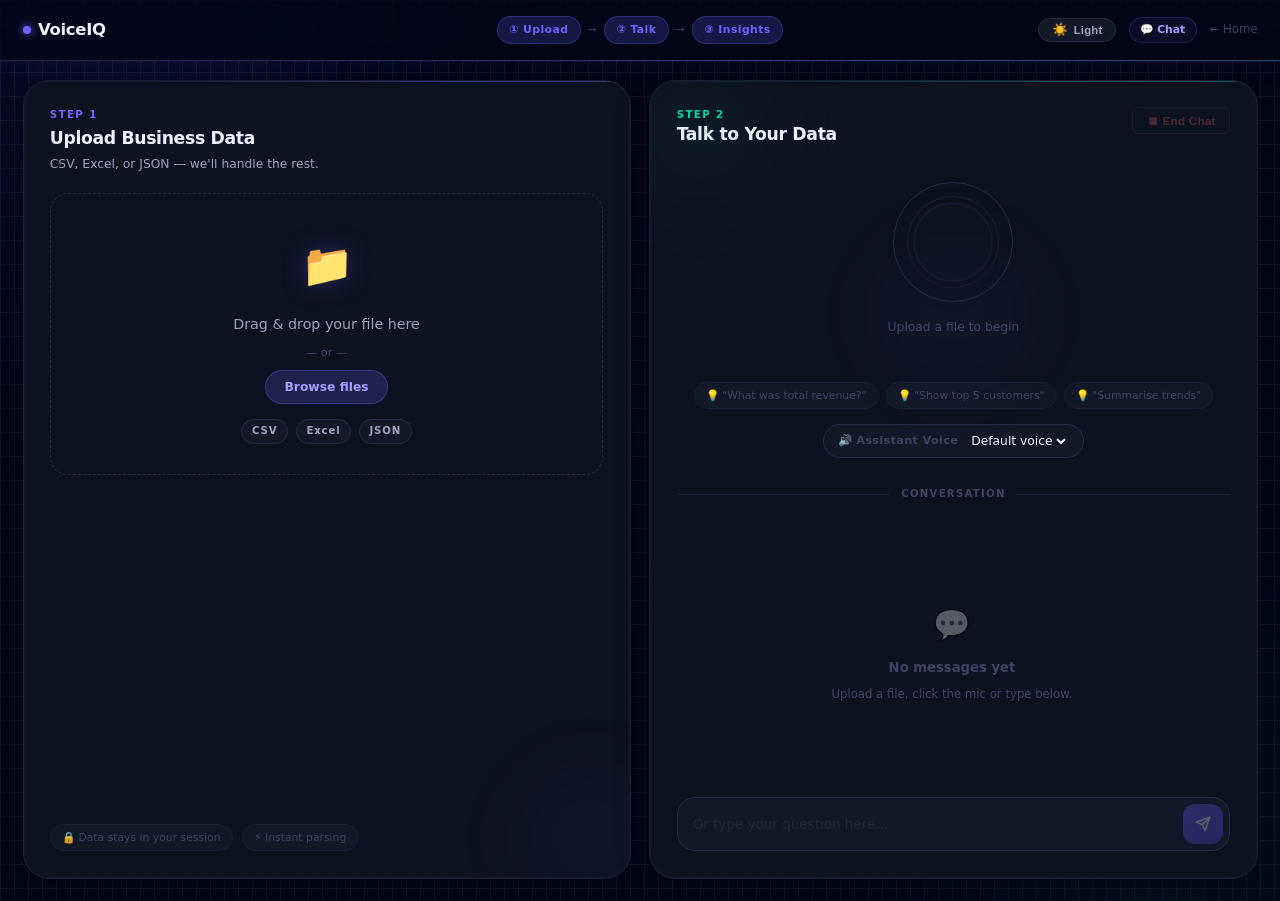
<file: frontend/index.html>
<!DOCTYPE html>
<html lang="en">
<head>
  <meta charset="UTF-8" />
  <meta name="viewport" content="width=device-width, initial-scale=1.0" />
  <title>VoiceIQ – Business Voice Assistant</title>
  <link rel="stylesheet" href="css/style.css" />
  <!-- apply saved theme before paint to prevent flash -->
  <script>(function(){var t=localStorage.getItem('voiceiq-theme');if(t)document.documentElement.setAttribute('data-theme',t);})();</script>
</head>
<body>

  <!-- ambient background orbs -->
  <div class="orb orb--purple"></div>
  <div class="orb orb--teal"></div>
  <div class="orb orb--pink"></div>

  <!-- ═══════════════════════════ HEADER ═══════════════════════════ -->
  <header class="app-header">
    <div class="header-inner">
      <a href="landing.html" class="header-logo">
        <span class="header-logo-dot"></span>
        VoiceIQ
      </a>
      <div class="header-center">
        <span class="header-step header-step--active" id="step-upload">① Upload</span>
        <span class="header-step-sep">→</span>
        <span class="header-step header-step--active" id="step-talk">② Talk</span>
        <span class="header-step-sep">→</span>
        <span class="header-step header-step--active" id="step-answer">③ Insights</span>
      </div>
      <div class="header-right">
        <button class="theme-toggle" id="theme-toggle" title="Toggle light / dark mode" aria-label="Toggle theme">
          <span class="theme-toggle__icon">☀️</span>
          <span class="theme-toggle__label">Light</span>
        </button>
        <span class="hf-badge">💬 Chat</span>
        <a href="landing.html" class="header-back-link">← Home</a>
      </div>
    </div>
  </header>

  <!-- ═══════════════════════════ MAIN ════════════════════════════ -->
  <main class="app-main">

    <!-- ══════════════ LEFT PANEL : Upload + Preview ══════════════ -->
    <section class="panel panel--left" id="upload-panel">

      <div class="panel-top">
        <div class="panel-eyebrow">Step 1</div>
        <h2 class="panel-title">Upload Business Data</h2>
        <p class="panel-sub">CSV, Excel, or JSON — we'll handle the rest.</p>
      </div>

      <!-- Drop zone -->
      <div class="drop-zone" id="drop-zone" role="button" tabindex="0"
           aria-label="Upload business data file">
        <div class="drop-zone__glow"></div>
        <div class="drop-zone__icon">📁</div>
        <p class="drop-zone__text">Drag &amp; drop your file here</p>
        <p class="drop-zone__or">— or —</p>
        <span class="drop-zone__browse">Browse files</span>
        <div class="drop-zone__formats">
          <span class="fmt-badge">CSV</span>
          <span class="fmt-badge">Excel</span>
          <span class="fmt-badge">JSON</span>
        </div>
        <input type="file" id="file-input" accept=".csv,.xlsx,.xls,.json"
               class="drop-zone__input" />
      </div>

      <!-- Upload success status -->
      <div class="upload-status" id="upload-status" hidden>
        <div class="upload-status__icon" id="upload-icon">✅</div>
        <div class="upload-status__info">
          <p id="upload-filename" class="upload-status__name"></p>
          <p id="upload-meta"    class="upload-status__meta"></p>
        </div>
        <div class="upload-status__badge">Loaded</div>
      </div>

      <!-- Data preview -->
      <div class="preview-wrapper" id="preview-wrapper" hidden>
        <div class="preview-header">
          <h3 class="preview-title">Data Preview</h3>
          <span class="preview-badge" id="preview-badge"></span>
        </div>
        <div class="table-scroll">
          <table class="preview-table" id="preview-table">
            <thead id="preview-thead"></thead>
            <tbody id="preview-tbody"></tbody>
          </table>
        </div>
      </div>

      <div class="panel-info-strip">
        <span class="info-chip">🔒 Data stays in your session</span>
        <span class="info-chip">⚡ Instant parsing</span>
      </div>

    </section>

    <!-- ══════════════ RIGHT PANEL : Voice + Chat ═════════════════ -->
    <section class="panel panel--right" id="chat-panel">

      <div class="panel-top panel-header">
        <div>
          <div class="panel-eyebrow">Step 2</div>
          <h2 class="panel-title">Talk to Your Data</h2>
        </div>
        <button class="end-chat-btn" id="end-chat-btn" disabled title="End this conversation and reset">
          ⏹ End Chat
        </button>
      </div>

      <!-- Voice hub -->
      <div class="voice-hub" id="voice-control">
        <div class="mic-ring-wrap">
          <div class="mic-ring mic-ring--outer"></div>
          <div class="mic-ring mic-ring--inner"></div>
          <button class="mic-btn" id="mic-btn" disabled title="Upload a file first">
            <span class="mic-btn__icon" id="mic-icon">🎙</span>
          </button>
        </div>
        <button class="stop-btn" id="stop-btn" hidden title="Stop speaking">❚❚ Stop</button>
        <div class="voice-info">
          <div class="vad-status" id="vad-status">Upload a file to begin</div>
          <div class="vad-wave" id="vad-wave">
            <span></span><span></span><span></span><span></span><span></span>
            <span></span><span></span>
          </div>
        </div>
        <div class="voice-hints" id="voice-hints">
          <span class="voice-hint-chip">💡 "What was total revenue?"</span>
          <span class="voice-hint-chip">💡 "Show top 5 customers"</span>
          <span class="voice-hint-chip">💡 "Summarise trends"</span>
        </div>

        <!-- Voice selector -->
        <div class="voice-picker">
          <label class="voice-picker__label" for="voice-select">🔊 Assistant Voice</label>
          <select class="voice-picker__select" id="voice-select">
            <option value="">Default voice</option>
          </select>
        </div>
      </div>

      <!-- Conversation -->
      <div class="conv-header">
        <span class="conv-header-label">Conversation</span>
      </div>

      <div class="conversation" id="conversation" aria-live="polite">
        <div class="conversation__empty" id="conversation-empty">
          <div class="empty-icon">💬</div>
          <p class="empty-title">No messages yet</p>
          <p class="empty-sub">Upload a file, click the mic or type below.</p>
        </div>
      </div>

      <!-- Text input -->
      <div class="text-input-row" id="text-input-row">
        <input type="text" id="text-input" class="text-input"
               placeholder="Or type your question here…" disabled />
        <button class="send-btn" id="send-btn" disabled title="Send">
          <svg width="16" height="16" viewBox="0 0 24 24" fill="none"
               stroke="currentColor" stroke-width="2.5" stroke-linecap="round" stroke-linejoin="round">
            <line x1="22" y1="2" x2="11" y2="13"></line>
            <polygon points="22 2 15 22 11 13 2 9 22 2"></polygon>
          </svg>
        </button>
      </div>

    </section>
  </main>

  <!-- ═══════════════════════ LOADING OVERLAY ═════════════════════ -->
  <div class="overlay" id="overlay" hidden>
    <div class="overlay-card">
      <div class="spinner"></div>
      <p id="overlay-msg" class="overlay__msg">Processing…</p>
    </div>
  </div>

  <!-- ═══════════════════════ SCRIPTS ═════════════════════════════ -->
  <script src="js/audioPlayer.js"></script>
  <script src="js/websocket.js"></script>
  <script src="js/voiceInterface.js"></script>
  <script src="js/fileUpload.js"></script>
  <script src="js/app.js"></script>

  <script>
  (function () {
    var btn   = document.getElementById('theme-toggle');
    var icon  = btn.querySelector('.theme-toggle__icon');
    var label = btn.querySelector('.theme-toggle__label');

    function applyTheme(theme) {
      document.documentElement.setAttribute('data-theme', theme);
      localStorage.setItem('voiceiq-theme', theme);
      if (theme === 'light') {
        icon.textContent  = '🌙';
        label.textContent = 'Dark';
      } else {
        icon.textContent  = '☀️';
        label.textContent = 'Light';
      }
    }

    // init from saved preference
    var saved = localStorage.getItem('voiceiq-theme') || 'dark';
    applyTheme(saved);

    btn.addEventListener('click', function () {
      var current = document.documentElement.getAttribute('data-theme');
      applyTheme(current === 'light' ? 'dark' : 'light');
    });
  })();
  </script>
</body>
</html>
</file>
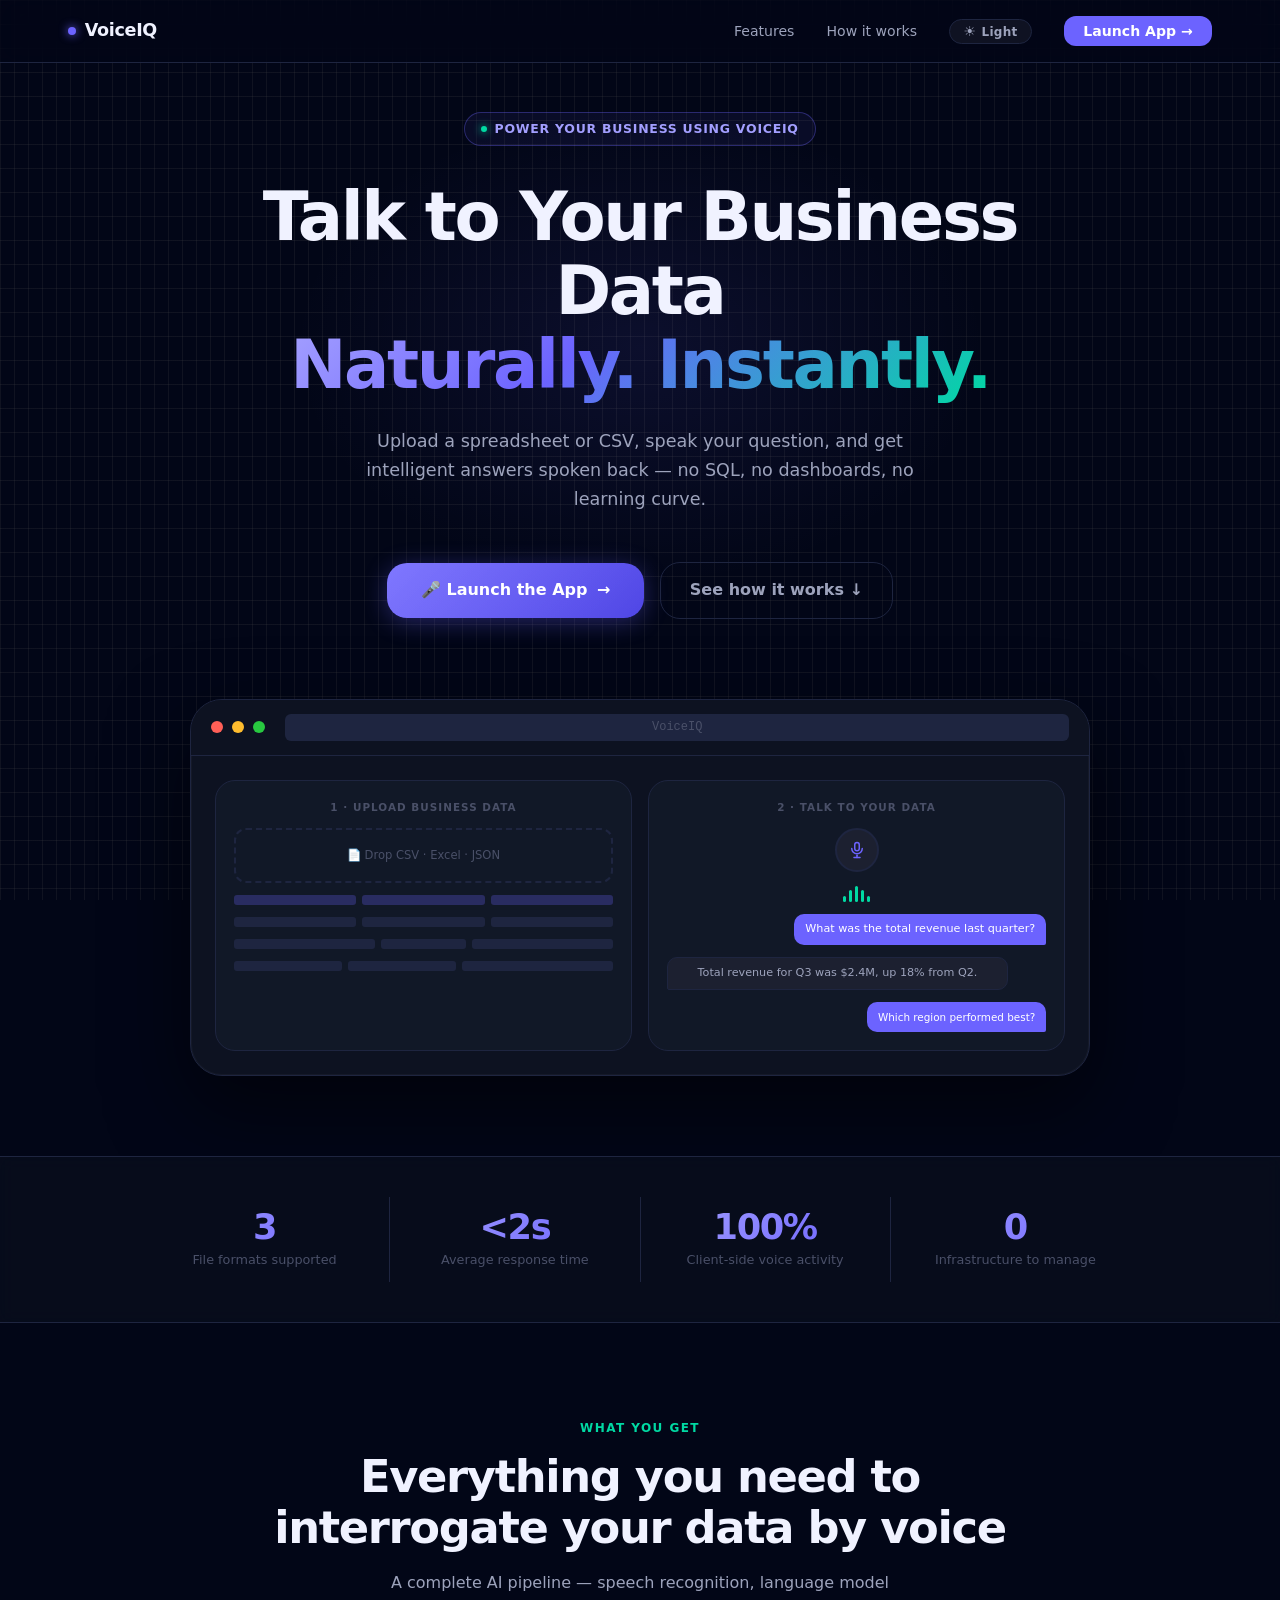
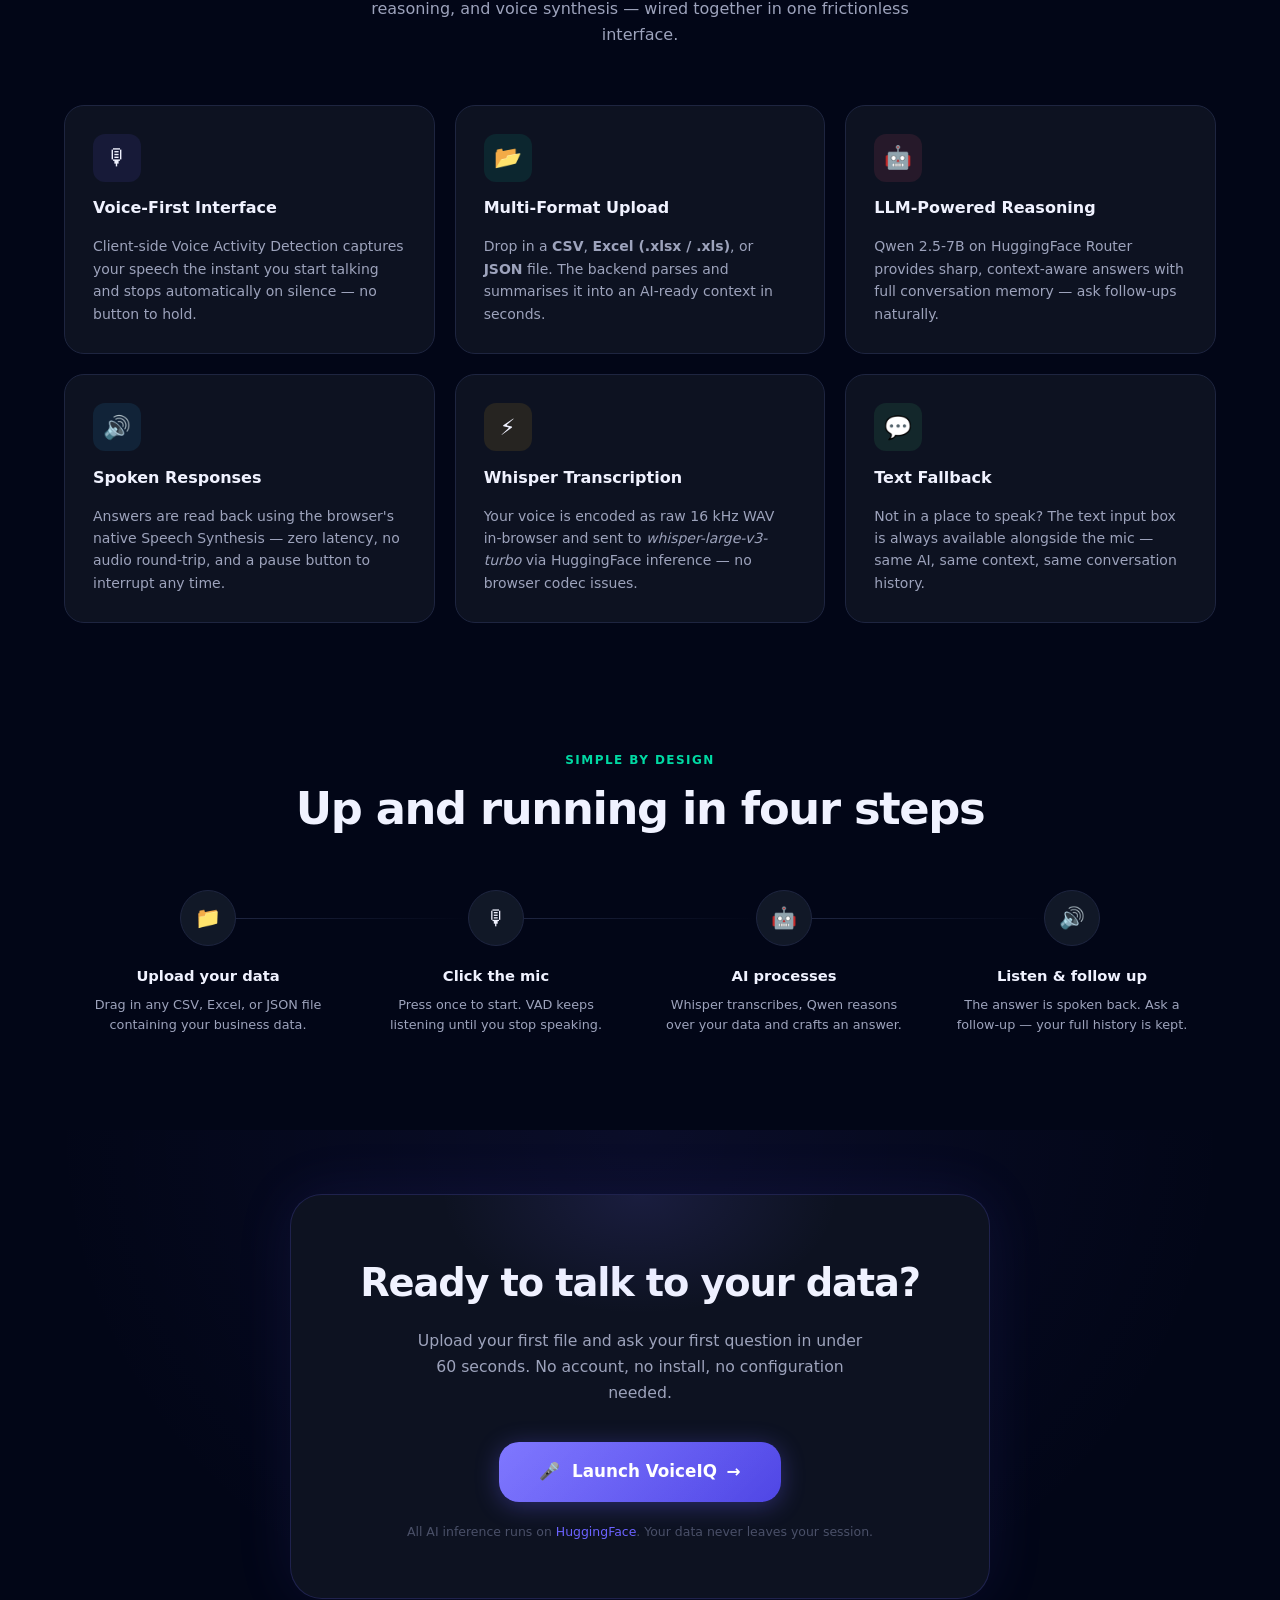
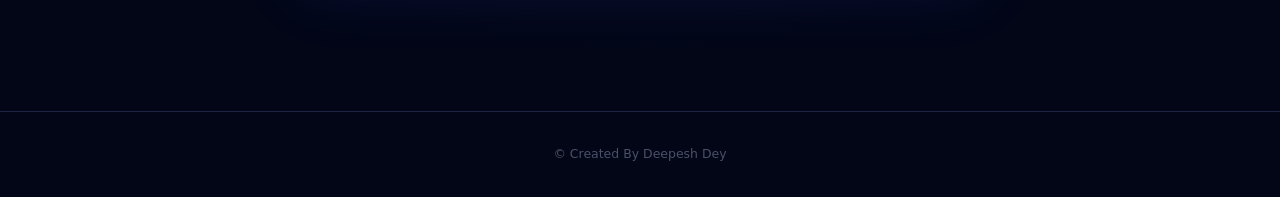
<file: frontend/landing.html>
<!DOCTYPE html>
<html lang="en">
<head>
  <meta charset="UTF-8" />
  <meta name="viewport" content="width=device-width, initial-scale=1.0" />
  <title>VoiceIQ – Business Voice Assistant</title>
  <link rel="stylesheet" href="css/landing.css" />
  <!-- apply saved theme before paint to avoid flash -->
  <script>(function(){var t=localStorage.getItem('voiceiq-theme');if(t)document.documentElement.setAttribute('data-theme',t);})();</script>
</head>
<body>

  <!-- ═══════════════════════════ NAV ════════════════════════════ -->
  <nav class="nav">
    <div class="nav-inner">
      <a href="#" class="nav-logo">
        <span class="nav-logo-dot"></span>
        VoiceIQ
      </a>
      <ul class="nav-links">
        <li><a href="#features">Features</a></li>
        <li><a href="#how-it-works">How it works</a></li>
        <li>
          <button class="theme-toggle" id="theme-toggle" title="Toggle light / dark mode">
            <span class="theme-toggle__icon">☀️</span>
            <span class="theme-toggle__label">Light</span>
          </button>
        </li>
        <li><a href="index.html" class="nav-cta">Launch App →</a></li>
      </ul>
    </div>
  </nav>

  <!-- ════════════════════════ HERO ══════════════════════════════ -->
  <section class="hero">
    <div class="hero-badge">
      <span class="hero-badge-dot"></span>
      Power Your Business using VoiceIQ
    </div>

    <h1 class="hero-title">
      Talk to Your Business Data<br/>
      <span class="grad">Naturally. Instantly.</span>
    </h1>

    <p class="hero-sub">
      Upload a spreadsheet or CSV, speak your question, and get intelligent answers
      spoken back — no SQL, no dashboards, no learning curve.
    </p>

    <div class="hero-actions">
      <a href="index.html" class="btn-primary">
        &#127908; Launch the App
        <span class="btn-arrow">→</span>
      </a>
      <a href="#how-it-works" class="btn-secondary">
        See how it works ↓
      </a>
    </div>

    <!-- Mock UI preview -->
    <div class="hero-visual">
      <div class="hero-window">
        <div class="hero-window-bar">
          <div class="wdot wdot-r"></div>
          <div class="wdot wdot-y"></div>
          <div class="wdot wdot-g"></div>
          <div class="wdot-url">VoiceIQ</div>
        </div>
        <div class="hero-window-body">
          <!-- Left: upload panel mock -->
          <div class="mock-panel">
            <div class="mock-label">1 · Upload Business Data</div>
            <div class="mock-upload-zone">📄 Drop CSV · Excel · JSON</div>
            <div class="mock-table-row">
              <div class="mock-cell head"></div>
              <div class="mock-cell head"></div>
              <div class="mock-cell head"></div>
            </div>
            <div class="mock-table-row">
              <div class="mock-cell"></div>
              <div class="mock-cell"></div>
              <div class="mock-cell"></div>
            </div>
            <div class="mock-table-row">
              <div class="mock-cell"></div>
              <div class="mock-cell" style="flex:0.6"></div>
              <div class="mock-cell"></div>
            </div>
            <div class="mock-table-row">
              <div class="mock-cell"></div>
              <div class="mock-cell"></div>
              <div class="mock-cell" style="flex:1.4"></div>
            </div>
          </div>
          <!-- Right: chat panel mock -->
          <div class="mock-panel">
            <div class="mock-label">2 · Talk to Your Data</div>
            <div class="mock-mic">
              <svg width="18" height="18" viewBox="0 0 24 24" fill="none" stroke="#6c63ff" stroke-width="2" stroke-linecap="round" stroke-linejoin="round">
                <rect x="9" y="2" width="6" height="11" rx="3"/>
                <path d="M5 10a7 7 0 0 0 14 0"/>
                <line x1="12" y1="19" x2="12" y2="22"/>
                <line x1="8" y1="22" x2="16" y2="22"/>
              </svg>
            </div>
            <div class="mock-wave">
              <div class="mock-bar"></div>
              <div class="mock-bar"></div>
              <div class="mock-bar"></div>
              <div class="mock-bar"></div>
              <div class="mock-bar"></div>
            </div>
            <div class="mock-bubble-u">What was the total revenue last quarter?</div>
            <div class="mock-bubble-a">Total revenue for Q3 was $2.4M, up 18% from Q2.</div>
            <div class="mock-bubble-u" style="font-size:0.65rem">Which region performed best?</div>
          </div>
        </div>
      </div>
    </div>
  </section>

  <!-- ═══════════════════════ STATS ═══════════════════════════════ -->
  <div class="stats">
    <div class="stats-inner">
      <div class="stat-item reveal">
        <div class="stat-num">3</div>
        <div class="stat-label">File formats supported</div>
      </div>
      <div class="stat-item reveal">
        <div class="stat-num">&lt;2s</div>
        <div class="stat-label">Average response time</div>
      </div>
      <div class="stat-item reveal">
        <div class="stat-num">100%</div>
        <div class="stat-label">Client-side voice activity</div>
      </div>
      <div class="stat-item reveal">
        <div class="stat-num">0</div>
        <div class="stat-label">Infrastructure to manage</div>
      </div>
    </div>
  </div>

  <!-- ════════════════════ FEATURES ══════════════════════════════ -->
  <section class="section" id="features">
    <p class="section-eyebrow reveal">What you get</p>
    <h2 class="section-title reveal">Everything you need to<br/>interrogate your data by voice</h2>
    <p class="section-sub reveal">A complete AI pipeline — speech recognition, language model reasoning,
    and voice synthesis — wired together in one frictionless interface.</p>

    <div class="features-grid reveal-group">
      <div class="feature-card reveal">
        <div class="feature-icon purple">🎙</div>
        <div class="feature-name">Voice-First Interface</div>
        <div class="feature-desc">Client-side Voice Activity Detection captures your speech the instant
        you start talking and stops automatically on silence — no button to hold.</div>
      </div>
      <div class="feature-card reveal">
        <div class="feature-icon teal">📂</div>
        <div class="feature-name">Multi-Format Upload</div>
        <div class="feature-desc">Drop in a <strong>CSV</strong>, <strong>Excel (.xlsx / .xls)</strong>,
        or <strong>JSON</strong> file. The backend parses and summarises it into an AI-ready context in seconds.</div>
      </div>
      <div class="feature-card reveal">
        <div class="feature-icon rose">🤖</div>
        <div class="feature-name">LLM-Powered Reasoning</div>
        <div class="feature-desc">Qwen 2.5-7B on HuggingFace Router provides sharp, context-aware answers
        with full conversation memory — ask follow-ups naturally.</div>
      </div>
      <div class="feature-card reveal">
        <div class="feature-icon blue">🔊</div>
        <div class="feature-name">Spoken Responses</div>
        <div class="feature-desc">Answers are read back using the browser's native Speech Synthesis —
        zero latency, no audio round-trip, and a pause button to interrupt any time.</div>
      </div>
      <div class="feature-card reveal">
        <div class="feature-icon amber">⚡</div>
        <div class="feature-name">Whisper Transcription</div>
        <div class="feature-desc">Your voice is encoded as raw 16 kHz WAV in-browser and sent to
        <em>whisper-large-v3-turbo</em> via HuggingFace inference — no browser codec issues.</div>
      </div>
      <div class="feature-card reveal">
        <div class="feature-icon green">💬</div>
        <div class="feature-name">Text Fallback</div>
        <div class="feature-desc">Not in a place to speak? The text input box is always available
        alongside the mic — same AI, same context, same conversation history.</div>
      </div>
    </div>
  </section>

  <!-- ══════════════════ HOW IT WORKS ════════════════════════════ -->
  <section id="how-it-works">
    <div class="steps-section">
      <p class="section-eyebrow reveal">Simple by design</p>
      <h2 class="section-title reveal" style="margin-bottom:3.5rem">Up and running in four steps</h2>

      <div class="steps-grid reveal-group">
        <div class="step-item reveal">
          <div class="step-num">📁</div>
          <div class="step-label">Upload your data</div>
          <div class="step-desc">Drag in any CSV, Excel, or JSON file containing your business data.</div>
        </div>
        <div class="step-item reveal">
          <div class="step-num">🎙</div>
          <div class="step-label">Click the mic</div>
          <div class="step-desc">Press once to start. VAD keeps listening until you stop speaking.</div>
        </div>
        <div class="step-item reveal">
          <div class="step-num">🤖</div>
          <div class="step-label">AI processes</div>
          <div class="step-desc">Whisper transcribes, Qwen reasons over your data and crafts an answer.</div>
        </div>
        <div class="step-item reveal">
          <div class="step-num">🔊</div>
          <div class="step-label">Listen &amp; follow up</div>
          <div class="step-desc">The answer is spoken back. Ask a follow-up — your full history is kept.</div>
        </div>
      </div>
    </div>
  </section>

  <!-- ════════════════════════ CTA ════════════════════════════════ -->
  <section class="cta-section">
    <div class="cta-card reveal">
      <h2 class="cta-title">Ready to talk to your data?</h2>
      <p class="cta-sub">Upload your first file and ask your first question in under 60 seconds.
      No account, no install, no configuration needed.</p>
      <a href="index.html" class="btn-primary" style="font-size:1.05rem; padding:1rem 2.5rem;">
        &#127908;&nbsp; Launch VoiceIQ
        <span class="btn-arrow">→</span>
      </a>
      <p class="cta-note">
        All AI inference runs on <a href="https://huggingface.co" target="_blank" rel="noopener">HuggingFace</a>.
        Your data never leaves your session.
      </p>
    </div>
  </section>

  <!-- ════════════════════════ FOOTER ════════════════════════════ -->
  <footer class="footer">
    <div class="footer-inner" style="justify-content:center;text-align:center;">
      <div class="footer-copy">© Created By Deepesh Dey</div>
    </div>
  </footer>

  <script>
    // ── Scroll-triggered reveal ─────────────────────────────────────
    const observer = new IntersectionObserver(
      (entries) => entries.forEach(e => {
        if (e.isIntersecting) {
          e.target.classList.add('visible');
          observer.unobserve(e.target);
        }
      }),
      { threshold: 0.12 }
    );
    document.querySelectorAll('.reveal').forEach(el => observer.observe(el));
    // ── Theme toggle ────────────────────────────────────────────────────
    (function () {
      var btn   = document.getElementById('theme-toggle');
      var icon  = btn.querySelector('.theme-toggle__icon');
      var label = btn.querySelector('.theme-toggle__label');

      function applyTheme(theme) {
        document.documentElement.setAttribute('data-theme', theme);
        localStorage.setItem('voiceiq-theme', theme);
        if (theme === 'light') {
          icon.textContent  = '🌙';
          label.textContent = 'Dark';
        } else {
          icon.textContent  = '☀️';
          label.textContent = 'Light';
        }
      }
      var saved = localStorage.getItem('voiceiq-theme') || 'dark';
      applyTheme(saved);
      btn.addEventListener('click', function () {
        var current = document.documentElement.getAttribute('data-theme');
        applyTheme(current === 'light' ? 'dark' : 'light');
      });
    })();  </script>

</body>
</html>
</file>
<file: frontend/css/style.css>
/* ════════════════════════════════════════════════════════════════════
   VoiceIQ – Main App Stylesheet
   ════════════════════════════════════════════════════════════════════ */

/* ── Reset & Tokens ──────────────────────────────────────────────── */
*, *::before, *::after { box-sizing: border-box; margin: 0; padding: 0; }
[hidden] { display: none !important; }

:root {
  --bg-base:       #020617;
  --bg-panel:      #0d1221;
  --bg-card:       #111827;
  --bg-input:      #0f172a;
  --accent:        #6c63ff;
  --accent-glow:   #6c63ff33;
  --accent-2:      #00d9a3;
  --accent-2-glow: #00d9a322;
  --text-hi:       #f0f2ff;
  --text-mid:      #9da3bc;
  --text-lo:       #3d4461;
  --danger:        #ff5e7a;
  --danger-glow:   #ff5e7a22;
  --success:       #00d9a3;
  --border:        #1a2035;
  --border-hi:     #252d45;
  --radius-sm:     6px;
  --radius-md:     12px;
  --radius-lg:     18px;
  --radius-xl:     26px;
  --shadow:        0 4px 32px #00000066;
  --shadow-lg:     0 16px 60px #00000088;
  --font:          'Segoe UI', system-ui, -apple-system, sans-serif;
  --mono:          'Consolas', 'Fira Code', monospace;
  --transition:    0.22s ease;
}

html, body {
  height: 100%;
  background-color: var(--bg-base);
  background-image:
    linear-gradient(to right,  #4f4f4f2e 1px, transparent 1px),
    linear-gradient(to bottom, #4f4f4f2e 1px, transparent 1px);
  background-size: 14px 24px;
  background-attachment: fixed;
  color: var(--text-hi);
  font-family: var(--font);
  font-size: 15px;
  line-height: 1.65;
  overflow-x: hidden;
}

/* ── Ambient background orbs ─────────────────────────────────────── */
.orb {
  position: fixed;
  border-radius: 50%;
  filter: blur(110px);
  pointer-events: none;
  z-index: 0;
  animation: orb-drift 12s ease-in-out infinite alternate;
}
.orb--purple {
  width: 560px; height: 560px;
  top: -180px; left: -140px;
  background: radial-gradient(circle, #6c63ff22 0%, transparent 70%);
  animation-duration: 14s;
}
.orb--teal {
  width: 480px; height: 480px;
  bottom: -160px; right: -120px;
  background: radial-gradient(circle, #00d9a31a 0%, transparent 70%);
  animation-duration: 18s;
  animation-delay: -6s;
}
.orb--pink {
  width: 380px; height: 380px;
  top: 40%; left: 50%;
  transform: translate(-50%, -50%);
  background: radial-gradient(circle, #ff5e7a0d 0%, transparent 70%);
  animation-duration: 22s;
  animation-delay: -10s;
}
@keyframes orb-drift {
  0%   { transform: translate(0, 0) scale(1); }
  33%  { transform: translate(30px, -20px) scale(1.05); }
  66%  { transform: translate(-20px, 30px) scale(0.97); }
  100% { transform: translate(15px, -15px) scale(1.02); }
}
/* orb--pink has its own base transform, override drift */
.orb--pink {
  animation-name: orb-drift-center;
}
@keyframes orb-drift-center {
  0%   { transform: translate(-50%, -50%) scale(1); }
  50%  { transform: translate(calc(-50% + 25px), calc(-50% - 20px)) scale(1.06); }
  100% { transform: translate(calc(-50% - 20px), calc(-50% + 18px)) scale(0.96); }
}
/* Hide scrollbars on all browsers while keeping scroll functionality */
*, *::before, *::after { scrollbar-width: none; -ms-overflow-style: none; }
*::-webkit-scrollbar { display: none; width: 0; height: 0; }

/* ════════════════════════════════════════════════════════════════════
   LIGHT MODE TOKENS  (toggled via data-theme="light" on <html>)
   ════════════════════════════════════════════════════════════════════ */
[data-theme="light"] {
  --bg-base:       #eef2ff;
  --bg-panel:      #ffffff;
  --bg-card:       #f5f7ff;
  --bg-input:      #eef2ff;
  --accent:        #5348e8;
  --accent-glow:   #5348e822;
  --accent-2:      #00a87e;
  --accent-2-glow: #00a87e18;
  --text-hi:       #0f172a;
  --text-mid:      #3d4870;
  --text-lo:       #8891ad;
  --danger:        #e03057;
  --danger-glow:   #e0305715;
  --success:       #00a87e;
  --border:        #d8dffa;
  --border-hi:     #c1ccf0;
  --shadow:        0 4px 32px #6c63ff14;
  --shadow-lg:     0 16px 60px #6c63ff22;
}

/* bg grid adapts to light mode */
[data-theme="light"] html,
[data-theme="light"] body,
html[data-theme="light"],
html[data-theme="light"] body {
  background-color: var(--bg-base);
  background-image:
    linear-gradient(to right,  #a0a8cc28 1px, transparent 1px),
    linear-gradient(to bottom, #a0a8cc28 1px, transparent 1px);
}

/* header in light mode */
[data-theme="light"] .app-header {
  background: #eef2ffbb;
  border-bottom-color: var(--border);
  box-shadow: 0 1px 0 0 #5348e814, 0 4px 24px #5348e80a;
}
[data-theme="light"] .app-header::after {
  background: linear-gradient(to right,
    transparent 0%, #5348e844 30%, #00a87e33 60%, transparent 100%);
  background-size: 200% 100%;
  animation: header-shimmer 5s linear infinite;
}

/* logo dot */
[data-theme="light"] .header-logo-dot {
  background: var(--accent);
  box-shadow: 0 0 8px var(--accent);
}

/* panels in light mode */
[data-theme="light"] .panel {
  background: var(--bg-panel);
  border-color: var(--border);
  box-shadow:
    0 0 0 1px #5348e808 inset,
    var(--shadow),
    0 0 60px #5348e806;
}
[data-theme="light"] .panel:hover {
  border-color: var(--border-hi);
  box-shadow:
    0 0 0 1px #5348e810 inset,
    var(--shadow),
    0 0 80px #5348e80e;
}
[data-theme="light"] .panel--right:hover {
  box-shadow:
    0 0 0 1px #00a87e10 inset,
    var(--shadow),
    0 0 80px #00a87e0c;
}

/* orbs softer in light mode */
[data-theme="light"] .orb--purple {
  background: radial-gradient(circle, #5348e814 0%, transparent 70%);
}
[data-theme="light"] .orb--teal {
  background: radial-gradient(circle, #00a87e0e 0%, transparent 70%);
}
[data-theme="light"] .orb--pink {
  background: radial-gradient(circle, #e0305708 0%, transparent 70%);
}

/* drop-zone in light mode */
[data-theme="light"] .drop-zone {
  border-color: var(--border-hi);
  background: #f8faff;
}
[data-theme="light"] .drop-zone:hover,
[data-theme="light"] .drop-zone.is-over {
  border-color: var(--accent);
  box-shadow: 0 0 0 4px #5348e810;
}

/* table */
[data-theme="light"] .table-scroll    { border-color: var(--border); }
[data-theme="light"] .preview-table th { background: #eef2ff; }
[data-theme="light"] .preview-table tr:hover td { background: #5348e806; }

/* text input row */
[data-theme="light"] .text-input-row {
  background: var(--bg-card);
  border-color: var(--border-hi);
}
[data-theme="light"] .text-input-row:focus-within {
  border-color: var(--accent);
  box-shadow: 0 0 0 3px #5348e810, 0 0 20px #5348e812;
}

/* bubbles in light mode */
[data-theme="light"] .bubble--assistant {
  background: #f0f4ff;
  border-color: var(--border-hi);
  color: var(--text-hi);
}

/* overlay card */
[data-theme="light"] .overlay {
  background: #eef2ff99;
}
[data-theme="light"] .overlay-card {
  background: #ffffff;
  border-color: var(--border-hi);
}

/* ════════════════════════════════════════════════════════════════════
   HEADER
   ════════════════════════════════════════════════════════════════════ */
.app-header {
  position: sticky;
  top: 0;
  z-index: 200;
  background: #02061799;
  backdrop-filter: blur(14px);
  border-bottom: 1px solid var(--border);
  /* glow line under header */
  box-shadow: 0 1px 0 0 #6c63ff18, 0 4px 32px #6c63ff0c;
}
/* animated glow sweep across bottom of header */
.app-header::after {
  content: '';
  position: absolute;
  bottom: -1px; left: 0; right: 0;
  height: 1px;
  background: linear-gradient(to right,
    transparent 0%,
    #6c63ff55 30%,
    #00d9a344 60%,
    transparent 100%);
  background-size: 200% 100%;
  animation: header-shimmer 5s linear infinite;
}
@keyframes header-shimmer {
  0%   { background-position: 200% 0; }
  100% { background-position: -200% 0; }
}
.header-inner {
  max-width: 1360px;
  margin: 0 auto;
  padding: 0 1.5rem;
  height: 60px;
  display: grid;
  grid-template-columns: 1fr auto 1fr;
  align-items: center;
  gap: 1rem;
}
.header-logo {
  display: flex;
  align-items: center;
  gap: 0.5rem;
  font-size: 1.1rem;
  font-weight: 800;
  letter-spacing: -0.02em;
  color: var(--text-hi);
  text-decoration: none;
  white-space: nowrap;
}
.header-logo-dot {
  width: 8px; height: 8px;
  border-radius: 50%;
  background: var(--accent);
  box-shadow: 0 0 10px var(--accent);
  flex-shrink: 0;
  animation: halo 2.5s ease-in-out infinite;
}
@keyframes halo {
  0%, 100% { box-shadow: 0 0 6px  var(--accent); }
  50%       { box-shadow: 0 0 18px var(--accent); }
}

/* Step progress bar in header center */
.header-center {
  display: flex;
  align-items: center;
  gap: 0.5rem;
  justify-content: center;
}
.header-step {
  font-size: 0.72rem;
  font-weight: 600;
  letter-spacing: 0.04em;
  color: var(--text-lo);
  padding: 0.25rem 0.75rem;
  border-radius: 99px;
  border: 1px solid transparent;
  transition: all var(--transition);
  white-space: nowrap;
}
.header-step--active {
  color: var(--accent);
  background: var(--accent-glow);
  border-color: #6c63ff44;
}
.header-step--done {
  color: var(--accent-2);
  background: var(--accent-2-glow);
}
.header-step-sep { color: var(--text-lo); font-size: 0.7rem; }

.header-right {
  display: flex;
  align-items: center;
  gap: 0.85rem;
  justify-content: flex-end;
}
.hf-badge {
  font-size: 0.72rem;
  font-weight: 600;
  color: #a39fff;
  background: #6c63ff12;
  border: 1px solid #6c63ff33;
  padding: 0.2rem 0.7rem;
  border-radius: 99px;
  white-space: nowrap;
}
.header-back-link {
  font-size: 0.78rem;
  color: var(--text-lo);
  text-decoration: none;
  transition: color var(--transition);
  white-space: nowrap;
}
.header-back-link:hover { color: var(--text-hi); }

/* Theme toggle button */
.theme-toggle {
  display: inline-flex;
  align-items: center;
  gap: 0.35rem;
  padding: 0.3rem 0.85rem;
  border-radius: 99px;
  background: var(--bg-card);
  border: 1px solid var(--border-hi);
  color: var(--text-mid);
  font-size: 0.78rem;
  font-weight: 600;
  cursor: pointer;
  transition: all var(--transition);
  white-space: nowrap;
  letter-spacing: 0.02em;
}
.theme-toggle:hover {
  border-color: var(--accent);
  color: var(--text-hi);
  box-shadow: 0 0 12px var(--accent-glow);
}
.theme-toggle__icon { font-size: 0.85rem; line-height: 1; }
.theme-toggle__label { font-size: 0.75rem; }

@media (max-width: 700px) {
  .header-center { display: none; }
  .header-inner  { grid-template-columns: 1fr auto; }
}

/* ════════════════════════════════════════════════════════════════════
   MAIN LAYOUT
   ════════════════════════════════════════════════════════════════════ */
.app-main {
  max-width: 1360px;
  margin: 0 auto;
  padding: 1.25rem 1.5rem 1.5rem;
  display: grid;
  grid-template-columns: 1fr 1fr;
  gap: 1.25rem;
  min-height: calc(100vh - 60px);
}
@media (max-width: 880px) {
  .app-main { grid-template-columns: 1fr; min-height: auto; }
}

/* ════════════════════════════════════════════════════════════════════
   PANELS
   ════════════════════════════════════════════════════════════════════ */
.panel {
  background: var(--bg-panel);
  border: 1px solid var(--border);
  border-radius: var(--radius-xl);
  padding: 1.75rem;
  display: flex;
  flex-direction: column;
  gap: 1.25rem;
  overflow: hidden;
  position: relative;
  z-index: 1;
  box-shadow:
    0 0 0 1px #ffffff05 inset,
    var(--shadow),
    /* outer ambient glow */
    0 0 60px #6c63ff08;
  transition: border-color var(--transition), box-shadow var(--transition);
}
/* top edge shimmer */
.panel::before {
  content: '';
  position: absolute;
  top: 0; left: 0; right: 0;
  height: 1px;
  background: linear-gradient(to right,
    transparent 0%,
    #6c63ff66 40%,
    #a39fff44 60%,
    transparent 100%);
  background-size: 200% 100%;
  animation: panel-shimmer 6s linear infinite;
  pointer-events: none;
}
.panel--right::before {
  background: linear-gradient(to right,
    transparent 0%,
    #00d9a355 40%,
    #00d9a333 60%,
    transparent 100%);
  background-size: 200% 100%;
  animation: panel-shimmer 6s linear infinite;
}
@keyframes panel-shimmer {
  0%   { background-position: 200% 0; }
  100% { background-position: -200% 0; }
}
/* bottom-right corner glow for left panel */
.panel--left::after {
  content: '';
  position: absolute;
  bottom: -60px; right: -60px;
  width: 200px; height: 200px;
  border-radius: 50%;
  background: radial-gradient(circle, #6c63ff12 0%, transparent 70%);
  pointer-events: none;
  filter: blur(30px);
}
/* top-left corner glow for right panel */
.panel--right::after {
  content: '';
  position: absolute;
  top: -60px; left: -60px;
  width: 220px; height: 220px;
  border-radius: 50%;
  background: radial-gradient(circle, #00d9a310 0%, transparent 70%);
  pointer-events: none;
  filter: blur(30px);
}
.panel:hover {
  border-color: var(--border-hi);
  box-shadow:
    0 0 0 1px #ffffff08 inset,
    var(--shadow),
    0 0 80px #6c63ff12;
}
.panel--right:hover {
  box-shadow:
    0 0 0 1px #ffffff08 inset,
    var(--shadow),
    0 0 80px #00d9a30e;
}

.panel-top {
  display: flex;
  flex-direction: column;
  gap: 0.3rem;
}
.panel-eyebrow {
  font-size: 0.68rem;
  font-weight: 700;
  letter-spacing: 0.14em;
  text-transform: uppercase;
  color: var(--accent);
}
.panel--right .panel-eyebrow { color: var(--accent-2); }
.panel-title {
  font-size: 1.15rem;
  font-weight: 800;
  letter-spacing: -0.02em;
  color: var(--text-hi);
  line-height: 1.2;
}
.panel-sub {
  font-size: 0.82rem;
  color: var(--text-mid);
}
.panel-header {
  display: flex;
  align-items: flex-start;
  justify-content: space-between;
  gap: 1rem;
  flex-direction: row !important;
}
.panel-header .panel-top { flex: 1; }

/* ════════════════════════════════════════════════════════════════════
   DROP ZONE
   ════════════════════════════════════════════════════════════════════ */
.drop-zone {
  position: relative;
  border: 1.5px dashed var(--border-hi);
  border-radius: var(--radius-lg);
  padding: 2.5rem 1.5rem 2rem;
  text-align: center;
  cursor: pointer;
  transition: border-color var(--transition), background var(--transition), box-shadow var(--transition);
  overflow: hidden;
}
.drop-zone__glow {
  position: absolute;
  inset: 0;
  background: radial-gradient(ellipse at 50% 0%, #6c63ff0a, transparent 65%);
  pointer-events: none;
  opacity: 0;
  transition: opacity var(--transition);
}
.drop-zone:hover .drop-zone__glow,
.drop-zone:focus .drop-zone__glow,
.drop-zone.is-over .drop-zone__glow { opacity: 1; }

.drop-zone:hover,
.drop-zone:focus,
.drop-zone.is-over {
  border-color: #6c63ff66;
  box-shadow: 0 0 0 4px #6c63ff0c;
  outline: none;
}
.drop-zone__input {
  position: absolute; inset: 0; opacity: 0; cursor: pointer;
}
.drop-zone__icon {
  font-size: 2.8rem;
  margin-bottom: 0.85rem;
  display: block;
  filter: drop-shadow(0 0 12px #6c63ff44);
  transition: transform var(--transition);
}
.drop-zone:hover .drop-zone__icon { transform: translateY(-3px); }
.drop-zone__text {
  color: var(--text-mid);
  font-size: 0.95rem;
  font-weight: 500;
}
.drop-zone__or {
  font-size: 0.75rem;
  color: var(--text-lo);
  margin: 0.5rem 0;
}
.drop-zone__browse {
  display: inline-block;
  padding: 0.4rem 1.2rem;
  background: var(--accent-glow);
  border: 1px solid #6c63ff55;
  color: #a39fff;
  border-radius: 99px;
  font-size: 0.82rem;
  font-weight: 600;
  transition: background var(--transition), box-shadow var(--transition);
  pointer-events: none;
}
.drop-zone:hover .drop-zone__browse {
  background: #6c63ff22;
  box-shadow: 0 0 14px var(--accent-glow);
}
.drop-zone__formats {
  margin-top: 1rem;
  display: flex;
  justify-content: center;
  gap: 0.5rem;
}
.fmt-badge {
  font-size: 0.68rem;
  font-weight: 700;
  letter-spacing: 0.08em;
  padding: 0.2rem 0.65rem;
  border-radius: 99px;
  background: var(--bg-card);
  border: 1px solid var(--border-hi);
  color: var(--text-mid);
}

/* ════════════════════════════════════════════════════════════════════
   UPLOAD STATUS
   ════════════════════════════════════════════════════════════════════ */
.upload-status {
  display: flex;
  align-items: center;
  gap: 1rem;
  background: #00d9a30a;
  border: 1px solid #00d9a333;
  border-radius: var(--radius-md);
  padding: 0.9rem 1.1rem;
  animation: slide-in 0.3s ease;
}
@keyframes slide-in {
  from { opacity: 0; transform: translateY(-6px); }
  to   { opacity: 1; transform: translateY(0); }
}
.upload-status__icon { font-size: 1.5rem; }
.upload-status__name {
  font-weight: 700;
  color: var(--text-hi);
  font-size: 0.9rem;
}
.upload-status__meta { font-size: 0.78rem; color: var(--text-mid); }
.upload-status__badge {
  margin-left: auto;
  font-size: 0.68rem;
  font-weight: 700;
  letter-spacing: 0.1em;
  text-transform: uppercase;
  color: var(--accent-2);
  background: var(--accent-2-glow);
  border: 1px solid #00d9a344;
  padding: 0.2rem 0.7rem;
  border-radius: 99px;
  flex-shrink: 0;
}

/* ════════════════════════════════════════════════════════════════════
   PREVIEW TABLE
   ════════════════════════════════════════════════════════════════════ */
.preview-wrapper {
  flex: 1;
  overflow: hidden;
  display: flex;
  flex-direction: column;
  gap: 0.65rem;
  min-height: 0;
}
.preview-header {
  display: flex;
  align-items: center;
  gap: 0.75rem;
}
.preview-title {
  font-size: 0.82rem;
  font-weight: 700;
  color: var(--text-mid);
  text-transform: uppercase;
  letter-spacing: 0.08em;
}
.preview-badge {
  background: linear-gradient(135deg, var(--accent), #4f46e5);
  color: #fff;
  font-size: 0.68rem;
  font-weight: 700;
  padding: 0.15rem 0.7rem;
  border-radius: 99px;
}
.table-scroll {
  overflow: auto;
  border-radius: var(--radius-md);
  border: 1px solid var(--border);
  flex: 1;
}
.table-scroll { scrollbar-width: none; -ms-overflow-style: none; }
.table-scroll::-webkit-scrollbar { display: none; }
.preview-table {
  border-collapse: collapse;
  width: 100%;
  font-size: 0.76rem;
  font-family: var(--mono);
  white-space: nowrap;
}
.preview-table th {
  background: var(--bg-card);
  color: var(--accent);
  padding: 0.5rem 0.9rem;
  text-align: left;
  border-bottom: 1px solid var(--border);
  position: sticky; top: 0;
  font-size: 0.72rem;
  letter-spacing: 0.05em;
  text-transform: uppercase;
}
.preview-table td {
  padding: 0.42rem 0.9rem;
  border-bottom: 1px solid var(--border);
  color: var(--text-mid);
}
.preview-table tr:last-child td { border-bottom: none; }
.preview-table tr:hover td { background: #ffffff05; }

/* ════════════════════════════════════════════════════════════════════
   PANEL INFO STRIP
   ════════════════════════════════════════════════════════════════════ */
.panel-info-strip {
  display: flex;
  gap: 0.6rem;
  flex-wrap: wrap;
  margin-top: auto;
  padding-top: 0.5rem;
}
.info-chip {
  font-size: 0.72rem;
  color: var(--text-lo);
  background: var(--bg-card);
  border: 1px solid var(--border);
  padding: 0.25rem 0.75rem;
  border-radius: 99px;
}

/* ════════════════════════════════════════════════════════════════════
   END CHAT BUTTON
   ════════════════════════════════════════════════════════════════════ */
.end-chat-btn {
  display: inline-flex;
  align-items: center;
  gap: 0.35rem;
  padding: 0.4rem 0.9rem;
  border-radius: var(--radius-sm);
  background: transparent;
  border: 1.5px solid #ff5e7a55;
  color: var(--danger);
  font-size: 0.78rem;
  font-weight: 700;
  cursor: pointer;
  transition: all var(--transition);
  white-space: nowrap;
  flex-shrink: 0;
  letter-spacing: 0.02em;
}
.end-chat-btn:hover:not(:disabled) {
  background: var(--danger-glow);
  border-color: var(--danger);
  box-shadow: 0 0 16px #ff5e7a33;
}
.end-chat-btn:disabled { opacity: 0.25; cursor: not-allowed; }

/* ════════════════════════════════════════════════════════════════════
   VOICE HUB
   ════════════════════════════════════════════════════════════════════ */
.voice-hub {
  display: flex;
  flex-direction: column;
  align-items: center;
  gap: 1rem;
  padding: 1.25rem 0 0.5rem;
  position: relative;
}
/* ambient glow behind the whole voice hub area */
.voice-hub::before {
  content: '';
  position: absolute;
  top: 50%; left: 50%;
  transform: translate(-50%, -50%);
  width: 260px; height: 260px;
  border-radius: 50%;
  background: radial-gradient(circle, #6c63ff0d 0%, transparent 65%);
  pointer-events: none;
  filter: blur(20px);
  z-index: 0;
  animation: hub-breathe 4s ease-in-out infinite;
}
@keyframes hub-breathe {
  0%, 100% { transform: translate(-50%, -50%) scale(1);    opacity: 0.7; }
  50%       { transform: translate(-50%, -50%) scale(1.15); opacity: 1; }
}

/* Mic ring decorations */
.mic-ring-wrap {
  position: relative;
  display: flex;
  align-items: center;
  justify-content: center;
  width: 120px; height: 120px;
}
.mic-ring {
  position: absolute;
  border-radius: 50%;
  border: 1px solid;
  pointer-events: none;
  transition: all 0.4s ease;
}
.mic-ring--outer {
  inset: 0;
  border-color: var(--border-hi);
}
.mic-ring--inner {
  inset: 14px;
  border-color: var(--border);
}

/* Active state rings */
.mic-btn.is-listening ~ .mic-ring--outer,
.voice-hub.is-listening .mic-ring--outer {
  border-color: #ff5e7a44;
  box-shadow: 0 0 30px #ff5e7a22;
  animation: ring-pulse 1.8s ease-in-out infinite;
}
.voice-hub.is-listening .mic-ring--inner { border-color: #ff5e7a33; }
@keyframes ring-pulse {
  0%, 100% { transform: scale(1);    opacity: 1; }
  50%       { transform: scale(1.06); opacity: 0.7; }
}
.voice-hub.is-playing .mic-ring--outer {
  border-color: #00d9a333;
  box-shadow: 0 0 24px #00d9a322;
}

/* Main mic button */
.mic-btn {
  position: relative;
  z-index: 2;
  width: 80px; height: 80px;
  border-radius: 50%;
  background: var(--bg-card);
  border: 2px solid var(--border-hi);
  font-size: 2rem;
  cursor: pointer;
  transition: all var(--transition);
  box-shadow:
    var(--shadow),
    0 0 0 0 transparent,
    /* subtle inner bevel glow */
    inset 0 1px 0 #ffffff0a;
  display: flex; align-items: center; justify-content: center;
}
.mic-btn:hover:not(:disabled) {
  border-color: var(--accent);
  box-shadow: var(--shadow), 0 0 24px var(--accent-glow);
  transform: scale(1.05);
}
.mic-btn:disabled { opacity: 0.3; cursor: not-allowed; }
.mic-btn.is-listening {
  border-color: var(--danger);
  background: var(--danger-glow);
  animation: mic-pulse 1.3s ease-in-out infinite;
}
.mic-btn.is-processing {
  border-color: var(--accent-2);
  background: var(--accent-2-glow);
}
@keyframes mic-pulse {
  0%, 100% { box-shadow: 0 0 0 0 #ff5e7a44; }
  50%       { box-shadow: 0 0 0 16px #ff5e7a00; }
}

/* Stop button */
.stop-btn {
  display: inline-flex;
  align-items: center;
  gap: 0.4rem;
  padding: 0.5rem 1.4rem;
  border-radius: 99px;
  background: var(--danger-glow);
  border: 1.5px solid var(--danger);
  color: var(--danger);
  font-size: 0.82rem;
  font-weight: 700;
  cursor: pointer;
  transition: all var(--transition);
  letter-spacing: 0.04em;
  animation: stop-halo 1.2s ease-in-out infinite;
}
.stop-btn:hover {
  background: #ff5e7a30;
  box-shadow: 0 0 20px #ff5e7a44;
}
@keyframes stop-halo {
  0%, 100% { box-shadow: 0 0 0 0 #ff5e7a44; }
  50%       { box-shadow: 0 0 0 8px #ff5e7a00; }
}

/* Status & wave */
.voice-info {
  display: flex;
  flex-direction: column;
  align-items: center;
  gap: 0.5rem;
}
.vad-status {
  font-size: 0.82rem;
  font-weight: 500;
  color: var(--text-lo);
  text-align: center;
  min-height: 1.2em;
  transition: color var(--transition);
}
.vad-wave {
  display: flex;
  align-items: flex-end;
  gap: 2.5px;
  height: 22px;
  opacity: 0;
  transition: opacity 0.35s;
}
.vad-wave.active { opacity: 1; }
.vad-wave span {
  display: block;
  width: 3px;
  background: linear-gradient(to top, var(--accent-2), #00d9a388);
  border-radius: 2px;
  min-height: 3px;
  animation: wave-bar 0.55s ease-in-out infinite alternate;
}
.vad-wave span:nth-child(1){ height: 5px;  animation-delay: 0s;    }
.vad-wave span:nth-child(2){ height: 10px; animation-delay: 0.07s; }
.vad-wave span:nth-child(3){ height: 16px; animation-delay: 0.14s; }
.vad-wave span:nth-child(4){ height: 20px; animation-delay: 0.21s; }
.vad-wave span:nth-child(5){ height: 16px; animation-delay: 0.14s; }
.vad-wave span:nth-child(6){ height: 10px; animation-delay: 0.07s; }
.vad-wave span:nth-child(7){ height: 5px;  animation-delay: 0s;    }
@keyframes wave-bar {
  from { transform: scaleY(0.35); }
  to   { transform: scaleY(1.15); }
}

/* Hint chips */
.voice-hints {
  display: flex;
  flex-wrap: wrap;
  justify-content: center;
  gap: 0.45rem;
  padding: 0 0.5rem;
}
.voice-hint-chip {
  font-size: 0.72rem;
  color: var(--text-lo);
  background: var(--bg-card);
  border: 1px solid var(--border);
  padding: 0.25rem 0.75rem;
  border-radius: 99px;
  cursor: default;
  transition: color var(--transition), border-color var(--transition);
}
.voice-hint-chip:hover {
  color: var(--text-mid);
  border-color: var(--border-hi);
}

/* Voice picker */
.voice-picker {
  display: flex;
  align-items: center;
  gap: 0.6rem;
  background: var(--bg-card);
  border: 1px solid var(--border-hi);
  border-radius: var(--radius-lg);
  padding: 0.45rem 0.9rem;
  transition: border-color var(--transition), box-shadow var(--transition);
}
.voice-picker:focus-within {
  border-color: #6c63ff55;
  box-shadow: 0 0 0 3px #6c63ff0c;
}
.voice-picker__label {
  font-size: 0.75rem;
  font-weight: 600;
  color: var(--text-lo);
  white-space: nowrap;
  letter-spacing: 0.03em;
}
.voice-picker__select {
  flex: 1;
  background: transparent;
  border: none;
  color: var(--text-hi);
  font-size: 0.82rem;
  font-family: var(--font);
  outline: none;
  cursor: pointer;
  min-width: 0;
}
.voice-picker__select option {
  background: var(--bg-card);
  color: var(--text-hi);
}
/* light mode overrides */
[data-theme="light"] .voice-picker {
  background: var(--bg-card);
  border-color: var(--border-hi);
}
[data-theme="light"] .voice-picker__select { color: var(--text-hi); }
[data-theme="light"] .voice-picker__select option { background: #fff; color: #0f172a; }

/* ════════════════════════════════════════════════════════════════════
   CONVERSATION
   ════════════════════════════════════════════════════════════════════ */
.conv-header {
  display: flex;
  align-items: center;
  gap: 0.75rem;
  padding: 0.1rem 0 0.2rem;
}
.conv-header::before,
.conv-header::after {
  content: '';
  flex: 1;
  height: 1px;
  background: var(--border);
}
.conv-header-label {
  font-size: 0.68rem;
  font-weight: 700;
  letter-spacing: 0.12em;
  text-transform: uppercase;
  color: var(--text-lo);
  white-space: nowrap;
}

.conversation {
  flex: 1;
  overflow-y: auto;
  display: flex;
  flex-direction: column;
  gap: 1rem;
  padding-right: 0.2rem;
  min-height: 160px;
  max-height: 380px;
}
.conversation { scrollbar-width: none; -ms-overflow-style: none; }
.conversation::-webkit-scrollbar { display: none; }

.conversation__empty {
  display: flex;
  flex-direction: column;
  align-items: center;
  justify-content: center;
  gap: 0.5rem;
  height: 100%;
  min-height: 140px;
  text-align: center;
}
.empty-icon {
  font-size: 2rem;
  opacity: 0.3;
}
.empty-title {
  font-size: 0.88rem;
  font-weight: 600;
  color: var(--text-lo);
}
.empty-sub {
  font-size: 0.78rem;
  color: var(--text-lo);
  line-height: 1.5;
}

/* Bubbles */
.bubble {
  max-width: 80%;
  padding: 0.7rem 1rem;
  border-radius: var(--radius-md);
  font-size: 0.88rem;
  line-height: 1.6;
  word-break: break-word;
  animation: bubble-in 0.22s ease;
}
@keyframes bubble-in {
  from { opacity: 0; transform: translateY(8px); }
  to   { opacity: 1; transform: translateY(0); }
}
.bubble--user {
  background: linear-gradient(135deg, var(--accent), #4f46e5);
  color: #fff;
  border-bottom-right-radius: 4px;
  box-shadow: 0 4px 16px #6c63ff33;
}
.bubble--assistant {
  background: var(--bg-card);
  color: var(--text-hi);
  border: 1px solid var(--border-hi);
  border-bottom-left-radius: 4px;
}
.bubble--label {
  font-size: 0.67rem;
  font-weight: 600;
  letter-spacing: 0.06em;
  text-transform: uppercase;
  color: var(--text-lo);
  margin-bottom: 3px;
}
.bubble--thinking {
  display: flex; gap: 5px; align-items: center;
  padding: 0.75rem 0.9rem;
}
.bubble--thinking span {
  width: 7px; height: 7px; border-radius: 50%;
  background: var(--text-lo);
  animation: think 0.75s ease-in-out infinite alternate;
}
.bubble--thinking span:nth-child(2) { animation-delay: 0.2s; }
.bubble--thinking span:nth-child(3) { animation-delay: 0.4s; }
@keyframes think {
  from { transform: translateY(0);   opacity: 0.4; }
  to   { transform: translateY(-5px); opacity: 1; }
}

/* ════════════════════════════════════════════════════════════════════
   TEXT INPUT ROW
   ════════════════════════════════════════════════════════════════════ */
.text-input-row {
  display: flex;
  gap: 0.5rem;
  background: var(--bg-card);
  border: 1px solid var(--border-hi);
  border-radius: var(--radius-lg);
  padding: 0.4rem 0.4rem 0.4rem 1rem;
  transition: border-color var(--transition), box-shadow var(--transition);
}
.text-input-row:focus-within {
  border-color: #6c63ff66;
  box-shadow: 0 0 0 3px #6c63ff10, 0 0 20px #6c63ff18;
}
.text-input {
  flex: 1;
  background: transparent;
  border: none;
  color: var(--text-hi);
  font-size: 0.9rem;
  outline: none;
  font-family: var(--font);
}
.text-input:disabled { opacity: 0.35; cursor: not-allowed; }
.text-input::placeholder { color: var(--text-lo); }
.send-btn {
  background: linear-gradient(135deg, var(--accent), #4f46e5);
  border: none;
  color: #fff;
  border-radius: var(--radius-md);
  width: 40px; height: 40px;
  display: flex; align-items: center; justify-content: center;
  cursor: pointer;
  flex-shrink: 0;
  transition: all var(--transition);
  box-shadow: 0 2px 12px #6c63ff44;
}
.send-btn:hover:not(:disabled) {
  transform: scale(1.08);
  box-shadow: 0 4px 18px #6c63ff66;
}
.send-btn:disabled { opacity: 0.3; cursor: not-allowed; box-shadow: none; }

/* ════════════════════════════════════════════════════════════════════
   OVERLAY
   ════════════════════════════════════════════════════════════════════ */
.overlay {
  position: fixed; inset: 0;
  background: #02061799;
  backdrop-filter: blur(6px);
  display: flex; align-items: center; justify-content: center;
  z-index: 999;
}
.overlay-card {
  background: var(--bg-panel);
  border: 1px solid var(--border-hi);
  border-radius: var(--radius-xl);
  padding: 2.5rem 3rem;
  display: flex;
  flex-direction: column;
  align-items: center;
  gap: 1.25rem;
  box-shadow: var(--shadow-lg);
}
.overlay__msg {
  color: var(--text-mid);
  font-size: 0.9rem;
  font-weight: 500;
}
.spinner {
  width: 42px; height: 42px;
  border: 3px solid var(--border-hi);
  border-top-color: var(--accent);
  border-radius: 50%;
  animation: spin 0.75s linear infinite;
}
@keyframes spin { to { transform: rotate(360deg); } }
</file>
<file: frontend/css/landing.css>
/* ════════════════════════════════════════════════════════════════════
   Landing Page – Business Voice Assistant
   ════════════════════════════════════════════════════════════════════ */

/* ── Reset & Design Tokens ───────────────────────────────────────── */
*, *::before, *::after { box-sizing: border-box; margin: 0; padding: 0; }
[hidden] { display: none !important; }

/* Hide scrollbars on all browsers while keeping scroll functionality */
*, *::before, *::after { scrollbar-width: none; -ms-overflow-style: none; }
*::-webkit-scrollbar { display: none; width: 0; height: 0; }

:root {
  --bg-base:     #020617;
  --bg-panel:    #0d1221;
  --bg-card:     #111827;
  --accent:      #6c63ff;
  --accent-glow: #6c63ff40;
  --accent-2:    #00d9a3;
  --accent-2-glow: #00d9a330;
  --text-hi:     #f0f2ff;
  --text-mid:    #9da3bc;
  --text-lo:     #4a5068;
  --danger:      #ff5e7a;
  --border:      #1e2540;
  --radius-sm:   6px;
  --radius-md:   12px;
  --radius-lg:   20px;
  --radius-xl:   32px;
  --shadow:      0 4px 32px #00000088;
  --font:        'Segoe UI', system-ui, -apple-system, sans-serif;
  --transition:  0.22s ease;
}

html { scroll-behavior: smooth; }

/* ════════════════════════════════════════════════════════════════════
   LIGHT MODE  (data-theme="light" on <html>)
   ════════════════════════════════════════════════════════════════════ */
[data-theme="light"] {
  --bg-base:       #eef2ff;
  --bg-panel:      #ffffff;
  --bg-card:       #f4f6ff;
  --accent:        #5348e8;
  --accent-glow:   #5348e826;
  --accent-2:      #00a87e;
  --accent-2-glow: #00a87e1a;
  --text-hi:       #0f172a;
  --text-mid:      #3d4870;
  --text-lo:       #7880a0;
  --danger:        #e03057;
  --border:        #d4dbf8;
  --shadow:        0 4px 32px #6c63ff14;
}

/* body background */
html[data-theme="light"] body {
  background-color: var(--bg-base);
  background-image:
    linear-gradient(to right,  #9da8cc22 1px, transparent 1px),
    linear-gradient(to bottom, #9da8cc22 1px, transparent 1px);
}

/* nav */
[data-theme="light"] .nav {
  background: #eef2ffcc;
  border-bottom-color: var(--border);
}
[data-theme="light"] .nav-logo        { color: var(--text-hi); }
[data-theme="light"] .nav-logo-dot    { background: var(--accent); box-shadow: 0 0 8px var(--accent); }
[data-theme="light"] .nav-links a     { color: var(--text-mid); }
[data-theme="light"] .nav-links a:hover { color: var(--text-hi); }
[data-theme="light"] .nav-cta {
  background: var(--accent);
  color: #fff;
  box-shadow: 0 4px 16px #5348e844;
}

/* hero */
[data-theme="light"] .hero-badge {
  background: var(--accent-glow);
  border-color: #5348e844;
  color: var(--accent);
}
[data-theme="light"] .hero-badge-dot  { background: var(--accent); box-shadow: 0 0 8px var(--accent); }
[data-theme="light"] .hero-sub        { color: var(--text-mid); }
[data-theme="light"] .btn-secondary   { color: var(--text-mid); border-color: var(--border); }
[data-theme="light"] .btn-secondary:hover { color: var(--text-hi); border-color: var(--accent); background: var(--accent-glow); }

/* hero mock window */
[data-theme="light"] .hero-window {
  background: #ffffff;
  border-color: var(--border);
  box-shadow: 0 24px 80px #5348e820;
}
[data-theme="light"] .hero-window-bar { background: #f0f4ff; border-bottom-color: var(--border); }
[data-theme="light"] .wdot-url        { color: var(--text-lo); }
[data-theme="light"] .mock-panel      { background: #f8faff; border-color: var(--border); }
[data-theme="light"] .mock-label      { color: var(--text-mid); }
[data-theme="light"] .mock-upload-zone{
  background: #eef2ff;
  border-color: #b4bbed;
  color: var(--text-lo);
}
[data-theme="light"] .mock-cell       { background: #dde3f8; }
[data-theme="light"] .mock-cell.head  { background: var(--accent); opacity: 0.35; }
[data-theme="light"] .mock-mic        { background: #eef2ff; border-color: var(--border); }
[data-theme="light"] .mock-mic svg    { stroke: var(--accent); }
[data-theme="light"] .mock-wave .mock-bar { background: var(--accent-2); }
[data-theme="light"] .mock-bubble-u   { background: var(--accent); color: #fff; }
[data-theme="light"] .mock-bubble-a   {
  background: #eef2ff;
  border: 1px solid var(--border);
  color: var(--text-hi);
}

/* stats */
[data-theme="light"] .stats           { background: transparent; border-color: var(--border); }
[data-theme="light"] .stat-num        { color: var(--accent); }
[data-theme="light"] .stat-label      { color: var(--text-mid); }

/* feature cards */
[data-theme="light"] .feature-card {
  background: #ffffff;
  border-color: var(--border);
  box-shadow: 0 2px 16px #5348e80a;
}
[data-theme="light"] .feature-card:hover {
  border-color: var(--accent);
  box-shadow: 0 8px 32px #5348e818;
}
[data-theme="light"] .feature-name    { color: var(--text-hi); }
[data-theme="light"] .feature-desc    { color: var(--text-mid); }

/* steps */
[data-theme="light"] .steps-section   { background: transparent; }
[data-theme="light"] .step-item {
  background: transparent;
}
[data-theme="light"] .step-item .step-num {
  background: #eef2ff;
  border-color: var(--border);
}
[data-theme="light"] .step-item:hover { border-color: var(--accent); box-shadow: 0 8px 28px #5348e814; }
[data-theme="light"] .step-label      { color: var(--text-hi); }
[data-theme="light"] .step-desc       { color: var(--text-mid); }

/* CTA */
[data-theme="light"] .cta-card {
  background: linear-gradient(135deg, #f0f4ff 0%, #e8eeff 100%);
  border-color: #c4ccf0;
  box-shadow: 0 24px 60px #5348e816;
}
[data-theme="light"] .cta-title       { color: var(--text-hi); }
[data-theme="light"] .cta-sub         { color: var(--text-mid); }
[data-theme="light"] .cta-note        { color: var(--text-lo); }
[data-theme="light"] .cta-note a      { color: var(--accent); }

/* footer */
[data-theme="light"] .footer          { border-top-color: var(--border); }
[data-theme="light"] .footer-copy     { color: var(--text-lo); }

/* section text */
[data-theme="light"] .section-sub     { color: var(--text-mid); }

body {
  min-height: 100vh;
  background-color: var(--bg-base);
  background-image:
    linear-gradient(to right,  #4f4f4f2e 1px, transparent 1px),
    linear-gradient(to bottom, #4f4f4f2e 1px, transparent 1px);
  background-size: 14px 24px;
  background-attachment: fixed;
  color: var(--text-hi);
  font-family: var(--font);
  font-size: 16px;
  line-height: 1.65;
  overflow-x: hidden;
}

/* Theme toggle button (shared style — also used in nav) */
.theme-toggle {
  display: inline-flex;
  align-items: center;
  gap: 0.35rem;
  padding: 0.3rem 0.85rem;
  border-radius: 99px;
  background: #ffffff0d;
  border: 1px solid var(--border);
  color: var(--text-mid);
  font-size: 0.78rem;
  font-weight: 600;
  cursor: pointer;
  transition: all 0.22s ease;
  white-space: nowrap;
  letter-spacing: 0.02em;
  font-family: inherit;
}
.theme-toggle:hover {
  border-color: var(--accent);
  color: var(--text-hi);
  box-shadow: 0 0 12px var(--accent-glow);
}
[data-theme="light"] .theme-toggle {
  background: #eef2ff;
  border-color: #c4ccf0;
  color: var(--text-mid);
}
[data-theme="light"] .theme-toggle:hover {
  border-color: var(--accent);
  color: var(--text-hi);
  background: var(--accent-glow);
}
.theme-toggle__icon  { font-size: 0.85rem; line-height: 1; }
.theme-toggle__label { font-size: 0.75rem; }

/* ════════════════════════════════════════════════════════════════════
   NAV
   ════════════════════════════════════════════════════════════════════ */
.nav {
  position: fixed;
  top: 0; left: 0; right: 0;
  z-index: 200;
  background: #02061799;
  backdrop-filter: blur(14px);
  border-bottom: 1px solid var(--border);
}
.nav-inner {
  max-width: 1200px;
  margin: 0 auto;
  padding: 0 1.75rem;
  height: 62px;
  display: flex;
  align-items: center;
  justify-content: space-between;
}
.nav-logo {
  display: flex;
  align-items: center;
  gap: 0.55rem;
  font-size: 1.1rem;
  font-weight: 700;
  letter-spacing: -0.02em;
  color: var(--text-hi);
  text-decoration: none;
}
.nav-logo-dot {
  width: 8px; height: 8px;
  border-radius: 50%;
  background: var(--accent);
  box-shadow: 0 0 10px var(--accent);
  animation: breathe 2.5s ease-in-out infinite;
}
@keyframes breathe {
  0%, 100% { box-shadow: 0 0 6px  var(--accent); }
  50%       { box-shadow: 0 0 18px var(--accent); }
}
.nav-links {
  display: flex;
  align-items: center;
  gap: 2rem;
  list-style: none;
}
.nav-links a {
  font-size: 0.88rem;
  color: var(--text-mid);
  text-decoration: none;
  transition: color var(--transition);
}
.nav-links a:hover { color: var(--text-hi); }
.nav-cta {
  padding: 0.45rem 1.2rem;
  border-radius: var(--radius-md);
  background: var(--accent);
  color: #fff !important;
  font-weight: 600;
  font-size: 0.88rem !important;
  transition: background var(--transition), box-shadow var(--transition) !important;
  text-decoration: none;
}
.nav-cta:hover { background: #8b84ff !important; box-shadow: 0 0 20px var(--accent-glow) !important; }

/* ════════════════════════════════════════════════════════════════════
   HERO
   ════════════════════════════════════════════════════════════════════ */
.hero {
  min-height: 100vh;
  display: flex;
  flex-direction: column;
  align-items: center;
  justify-content: center;
  text-align: center;
  padding: 7rem 1.5rem 5rem;
  position: relative;
  overflow: hidden;
}

/* Radial glow behind hero content */
.hero::before {
  content: '';
  position: absolute;
  top: 30%;
  left: 50%;
  transform: translate(-50%, -50%);
  width: 700px;
  height: 480px;
  background: radial-gradient(ellipse at center, #6c63ff18 0%, transparent 70%);
  pointer-events: none;
}

.hero-badge {
  display: inline-flex;
  align-items: center;
  gap: 0.45rem;
  padding: 0.35rem 1rem;
  border: 1px solid #6c63ff55;
  background: #6c63ff12;
  border-radius: 99px;
  font-size: 0.78rem;
  font-weight: 600;
  color: #a39fff;
  letter-spacing: 0.06em;
  text-transform: uppercase;
  margin-bottom: 2.2rem;
  animation: fade-up 0.5s ease both;
}
.hero-badge-dot {
  width: 6px; height: 6px;
  border-radius: 50%;
  background: var(--accent-2);
  box-shadow: 0 0 8px var(--accent-2);
}

.hero-title {
  font-size: clamp(2.4rem, 6vw, 4.2rem);
  font-weight: 800;
  letter-spacing: -0.035em;
  line-height: 1.1;
  max-width: 820px;
  margin: 0 auto 1.5rem;
  animation: fade-up 0.6s 0.1s ease both;
}
.hero-title .grad {
  background: linear-gradient(135deg, #a39fff 0%, #6c63ff 40%, #00d9a3 100%);
  -webkit-background-clip: text;
  -webkit-text-fill-color: transparent;
  background-clip: text;
}

.hero-sub {
  max-width: 560px;
  font-size: 1.1rem;
  color: var(--text-mid);
  margin: 0 auto 3rem;
  animation: fade-up 0.6s 0.2s ease both;
}

.hero-actions {
  display: flex;
  align-items: center;
  justify-content: center;
  gap: 1rem;
  flex-wrap: wrap;
  animation: fade-up 0.6s 0.3s ease both;
}

/* ── Primary CTA ─────────────────────────────────────────────────── */
.btn-primary {
  position: relative;
  display: inline-flex;
  align-items: center;
  gap: 0.6rem;
  padding: 0.9rem 2.1rem;
  border-radius: var(--radius-lg);
  background: linear-gradient(135deg, #6c63ff, #4f46e5);
  color: #fff;
  font-size: 1rem;
  font-weight: 700;
  text-decoration: none;
  border: none;
  cursor: pointer;
  overflow: hidden;
  transition: transform var(--transition), box-shadow var(--transition);
  box-shadow: 0 4px 24px #6c63ff55;
}
.btn-primary::after {
  content: '';
  position: absolute;
  inset: 0;
  background: linear-gradient(135deg, #ffffff22, transparent);
  border-radius: inherit;
}
.btn-primary:hover {
  transform: translateY(-2px);
  box-shadow: 0 8px 40px #6c63ff77;
}
.btn-primary:active { transform: translateY(0); }
.btn-arrow {
  display: inline-block;
  transition: transform var(--transition);
}
.btn-primary:hover .btn-arrow { transform: translateX(4px); }

/* ── Secondary CTA ───────────────────────────────────────────────── */
.btn-secondary {
  display: inline-flex;
  align-items: center;
  gap: 0.5rem;
  padding: 0.9rem 1.8rem;
  border-radius: var(--radius-lg);
  background: transparent;
  border: 1px solid var(--border);
  color: var(--text-mid);
  font-size: 1rem;
  font-weight: 600;
  text-decoration: none;
  transition: border-color var(--transition), color var(--transition), background var(--transition);
}
.btn-secondary:hover {
  border-color: var(--accent);
  color: var(--text-hi);
  background: var(--accent-glow);
}

/* ── Hero visual ─────────────────────────────────────────────────── */
.hero-visual {
  margin-top: 5rem;
  width: 100%;
  max-width: 900px;
  animation: fade-up 0.7s 0.45s ease both;
  position: relative;
}
.hero-window {
  background: var(--bg-panel);
  border: 1px solid var(--border);
  border-radius: var(--radius-xl);
  overflow: hidden;
  box-shadow: 0 32px 80px #00000088, 0 0 0 1px #ffffff08 inset;
}
.hero-window-bar {
  background: #0d1221;
  border-bottom: 1px solid var(--border);
  padding: 0.85rem 1.25rem;
  display: flex;
  align-items: center;
  gap: 0.55rem;
}
.wdot {
  width: 12px; height: 12px;
  border-radius: 50%;
}
.wdot-r { background: #ff5f57; }
.wdot-y { background: #febc2e; }
.wdot-g { background: #28c840; }
.wdot-url {
  margin-left: 0.75rem;
  flex: 1;
  background: #1e2540;
  border-radius: 6px;
  padding: 0.25rem 0.85rem;
  font-size: 0.75rem;
  color: var(--text-lo);
  font-family: 'Consolas', monospace;
  text-align: center;
}
.hero-window-body {
  padding: 1.5rem;
  display: grid;
  grid-template-columns: 1fr 1fr;
  gap: 1rem;
  min-height: 280px;
}
.mock-panel {
  background: var(--bg-card);
  border: 1px solid var(--border);
  border-radius: var(--radius-lg);
  padding: 1.1rem;
  display: flex;
  flex-direction: column;
  gap: 0.75rem;
}
.mock-label {
  font-size: 0.65rem;
  font-weight: 700;
  text-transform: uppercase;
  letter-spacing: 0.1em;
  color: var(--text-lo);
}
.mock-upload-zone {
  border: 2px dashed #1e2540;
  border-radius: var(--radius-md);
  padding: 1rem;
  text-align: center;
  font-size: 0.72rem;
  color: var(--text-lo);
}
.mock-table-row {
  display: flex;
  gap: 0.4rem;
}
.mock-cell {
  height: 10px;
  border-radius: 3px;
  background: #1e2540;
  flex: 1;
}
.mock-cell.head { background: #6c63ff44; }
.mock-mic {
  width: 44px; height: 44px;
  border-radius: 50%;
  background: #1c2030;
  border: 2px solid #1e2540;
  margin: 0 auto;
  display: flex; align-items: center; justify-content: center;
  font-size: 1.3rem;
}
.mock-bubble-u {
  background: #6c63ff;
  border-radius: 10px 10px 2px 10px;
  padding: 0.4rem 0.7rem;
  font-size: 0.7rem;
  color: #fff;
  align-self: flex-end;
  max-width: 80%;
}
.mock-bubble-a {
  background: #1c2030;
  border: 1px solid #1e2540;
  border-radius: 10px 10px 10px 2px;
  padding: 0.4rem 0.7rem;
  font-size: 0.7rem;
  color: var(--text-mid);
  max-width: 90%;
}
.mock-wave {
  display: flex;
  align-items: flex-end;
  justify-content: center;
  gap: 3px;
  height: 18px;
}
.mock-bar {
  width: 3px;
  border-radius: 2px;
  background: var(--accent-2);
  animation: wave-bar 0.6s ease-in-out infinite alternate;
}
.mock-bar:nth-child(1){ height: 6px;  animation-delay: 0s; }
.mock-bar:nth-child(2){ height: 12px; animation-delay: 0.1s; }
.mock-bar:nth-child(3){ height: 16px; animation-delay: 0.2s; }
.mock-bar:nth-child(4){ height: 12px; animation-delay: 0.1s; }
.mock-bar:nth-child(5){ height: 6px;  animation-delay: 0s; }
@keyframes wave-bar {
  from { transform: scaleY(0.4); }
  to   { transform: scaleY(1.2); }
}

/* ════════════════════════════════════════════════════════════════════
   STATS STRIP
   ════════════════════════════════════════════════════════════════════ */
.stats {
  border-top: 1px solid var(--border);
  border-bottom: 1px solid var(--border);
  background: #0d122180;
  backdrop-filter: blur(8px);
  padding: 2.5rem 1.5rem;
}
.stats-inner {
  max-width: 1000px;
  margin: 0 auto;
  display: flex;
  justify-content: center;
  gap: 0;
  flex-wrap: wrap;
}
.stat-item {
  flex: 1;
  min-width: 160px;
  text-align: center;
  padding: 0.75rem 1.5rem;
  border-right: 1px solid var(--border);
}
.stat-item:last-child { border-right: none; }
.stat-num {
  font-size: 2.2rem;
  font-weight: 800;
  letter-spacing: -0.04em;
  background: linear-gradient(135deg, #a39fff, #6c63ff);
  -webkit-background-clip: text;
  -webkit-text-fill-color: transparent;
  background-clip: text;
  line-height: 1;
}
.stat-label {
  font-size: 0.8rem;
  color: var(--text-lo);
  margin-top: 0.3rem;
}

/* ════════════════════════════════════════════════════════════════════
   FEATURES
   ════════════════════════════════════════════════════════════════════ */
.section {
  padding: 6rem 1.5rem;
  max-width: 1200px;
  margin: 0 auto;
}
.section-eyebrow {
  font-size: 0.75rem;
  font-weight: 700;
  letter-spacing: 0.12em;
  text-transform: uppercase;
  color: var(--accent-2);
  margin-bottom: 0.75rem;
  text-align: center;
}
.section-title {
  font-size: clamp(1.8rem, 3.5vw, 2.8rem);
  font-weight: 800;
  letter-spacing: -0.03em;
  line-height: 1.15;
  text-align: center;
  margin-bottom: 1rem;
}
.section-sub {
  max-width: 560px;
  margin: 0 auto 3.5rem;
  text-align: center;
  color: var(--text-mid);
  font-size: 1rem;
}

.features-grid {
  display: grid;
  grid-template-columns: repeat(3, 1fr);
  gap: 1.25rem;
}
@media (max-width: 900px) { .features-grid { grid-template-columns: 1fr 1fr; } }
@media (max-width: 560px) { .features-grid { grid-template-columns: 1fr; } }

.feature-card {
  background: var(--bg-panel);
  border: 1px solid var(--border);
  border-radius: var(--radius-lg);
  padding: 1.75rem;
  display: flex;
  flex-direction: column;
  gap: 0.85rem;
  transition: border-color var(--transition), box-shadow var(--transition), transform var(--transition);
  cursor: default;
}
.feature-card:hover {
  border-color: #6c63ff55;
  box-shadow: 0 8px 40px #6c63ff18;
  transform: translateY(-3px);
}
.feature-icon {
  width: 48px; height: 48px;
  border-radius: var(--radius-md);
  display: flex; align-items: center; justify-content: center;
  font-size: 1.4rem;
  flex-shrink: 0;
}
.feature-icon.purple { background: #6c63ff1a; }
.feature-icon.teal   { background: #00d9a31a; }
.feature-icon.rose   { background: #ff5e7a1a; }
.feature-icon.blue   { background: #38bdf81a; }
.feature-icon.amber  { background: #fbbf241a; }
.feature-icon.green  { background: #4ade801a; }
.feature-name {
  font-size: 1rem;
  font-weight: 700;
  color: var(--text-hi);
}
.feature-desc {
  font-size: 0.875rem;
  color: var(--text-mid);
  line-height: 1.6;
}

/* ════════════════════════════════════════════════════════════════════
   HOW IT WORKS
   ════════════════════════════════════════════════════════════════════ */
.steps-section {
  padding: 2rem 1.5rem 6rem;
  max-width: 1200px;
  margin: 0 auto;
}
.steps-grid {
  display: grid;
  grid-template-columns: repeat(4, 1fr);
  gap: 0;
  position: relative;
}
@media (max-width: 780px) {
  .steps-grid { grid-template-columns: 1fr 1fr; gap: 1.5rem; }
  .step-connector { display: none; }
}
@media (max-width: 500px) { .steps-grid { grid-template-columns: 1fr; } }

.step-item {
  display: flex;
  flex-direction: column;
  align-items: center;
  text-align: center;
  padding: 0 1.5rem;
  position: relative;
}
/* Connector line between steps */
.step-item:not(:last-child)::after {
  content: '';
  position: absolute;
  top: 28px;
  left: calc(50% + 28px);
  width: calc(100% - 56px);
  height: 1px;
  background: linear-gradient(to right, var(--border), transparent);
}
.step-num {
  width: 56px; height: 56px;
  border-radius: 50%;
  border: 1px solid var(--border);
  background: var(--bg-card);
  display: flex; align-items: center; justify-content: center;
  font-size: 1.3rem;
  margin-bottom: 1.1rem;
  position: relative;
  z-index: 1;
  transition: border-color var(--transition), box-shadow var(--transition);
}
.step-item:hover .step-num {
  border-color: var(--accent);
  box-shadow: 0 0 20px var(--accent-glow);
}
.step-label {
  font-size: 0.92rem;
  font-weight: 700;
  color: var(--text-hi);
  margin-bottom: 0.4rem;
}
.step-desc {
  font-size: 0.8rem;
  color: var(--text-mid);
  line-height: 1.55;
}

/* ════════════════════════════════════════════════════════════════════
   CTA SECTION
   ════════════════════════════════════════════════════════════════════ */
.cta-section {
  padding: 4rem 1.5rem 7rem;
  text-align: center;
  position: relative;
}
.cta-section::before {
  content: '';
  position: absolute;
  inset: 0;
  background: radial-gradient(ellipse at center top, #6c63ff14 0%, transparent 65%);
  pointer-events: none;
}
.cta-card {
  max-width: 700px;
  margin: 0 auto;
  background: var(--bg-panel);
  border: 1px solid #6c63ff33;
  border-radius: var(--radius-xl);
  padding: 3.5rem 2.5rem;
  position: relative;
  overflow: hidden;
  box-shadow: 0 0 60px #6c63ff18;
}
.cta-card::before {
  content: '';
  position: absolute;
  top: -120px; left: 50%;
  transform: translateX(-50%);
  width: 400px; height: 240px;
  background: radial-gradient(ellipse, #6c63ff22, transparent 70%);
  pointer-events: none;
}
.cta-title {
  font-size: clamp(1.6rem, 3vw, 2.4rem);
  font-weight: 800;
  letter-spacing: -0.03em;
  margin-bottom: 0.85rem;
}
.cta-sub {
  color: var(--text-mid);
  font-size: 0.98rem;
  max-width: 460px;
  margin: 0 auto 2.25rem;
}
.cta-note {
  margin-top: 1.25rem;
  font-size: 0.78rem;
  color: var(--text-lo);
}
.cta-note a { color: var(--accent); text-decoration: none; }
.cta-note a:hover { text-decoration: underline; }

/* ════════════════════════════════════════════════════════════════════
   FOOTER
   ════════════════════════════════════════════════════════════════════ */
.footer {
  border-top: 1px solid var(--border);
  padding: 2rem 1.75rem;
}
.footer-inner {
  max-width: 1200px;
  margin: 0 auto;
  display: flex;
  align-items: center;
  justify-content: space-between;
  flex-wrap: wrap;
  gap: 0.75rem;
}
.footer-logo {
  font-size: 0.95rem;
  font-weight: 700;
  color: var(--text-mid);
  text-decoration: none;
}
.footer-copy {
  font-size: 0.78rem;
  color: var(--text-lo);
}
.footer-stack {
  display: flex;
  align-items: center;
  gap: 0.5rem;
  font-size: 0.78rem;
  color: var(--text-lo);
}
.stack-badge {
  padding: 0.2rem 0.6rem;
  background: var(--bg-card);
  border: 1px solid var(--border);
  border-radius: 99px;
  font-size: 0.7rem;
  color: var(--text-mid);
}

/* ════════════════════════════════════════════════════════════════════
   ANIMATIONS
   ════════════════════════════════════════════════════════════════════ */
@keyframes fade-up {
  from { opacity: 0; transform: translateY(20px); }
  to   { opacity: 1; transform: translateY(0); }
}

/* Scroll-triggered reveal */
.reveal {
  opacity: 0;
  transform: translateY(24px);
  transition: opacity 0.55s ease, transform 0.55s ease;
}
.reveal.visible {
  opacity: 1;
  transform: translateY(0);
}

/* Stagger children */
.reveal-group > *:nth-child(1) { transition-delay: 0s; }
.reveal-group > *:nth-child(2) { transition-delay: 0.08s; }
.reveal-group > *:nth-child(3) { transition-delay: 0.16s; }
.reveal-group > *:nth-child(4) { transition-delay: 0.24s; }
.reveal-group > *:nth-child(5) { transition-delay: 0.32s; }
.reveal-group > *:nth-child(6) { transition-delay: 0.40s; }

/* ── Mobile nav ──────────────────────────────────────────────────── */
@media (max-width: 640px) {
  .nav-links { display: none; }
  .hero-title { font-size: 2.1rem; }
  .hero-window-body { grid-template-columns: 1fr; }
  .stat-item { border-right: none; border-bottom: 1px solid var(--border); }
  .stat-item:last-child { border-bottom: none; }
  .cta-card { padding: 2.25rem 1.25rem; }
  .footer-inner { flex-direction: column; text-align: center; }
}
</file>
